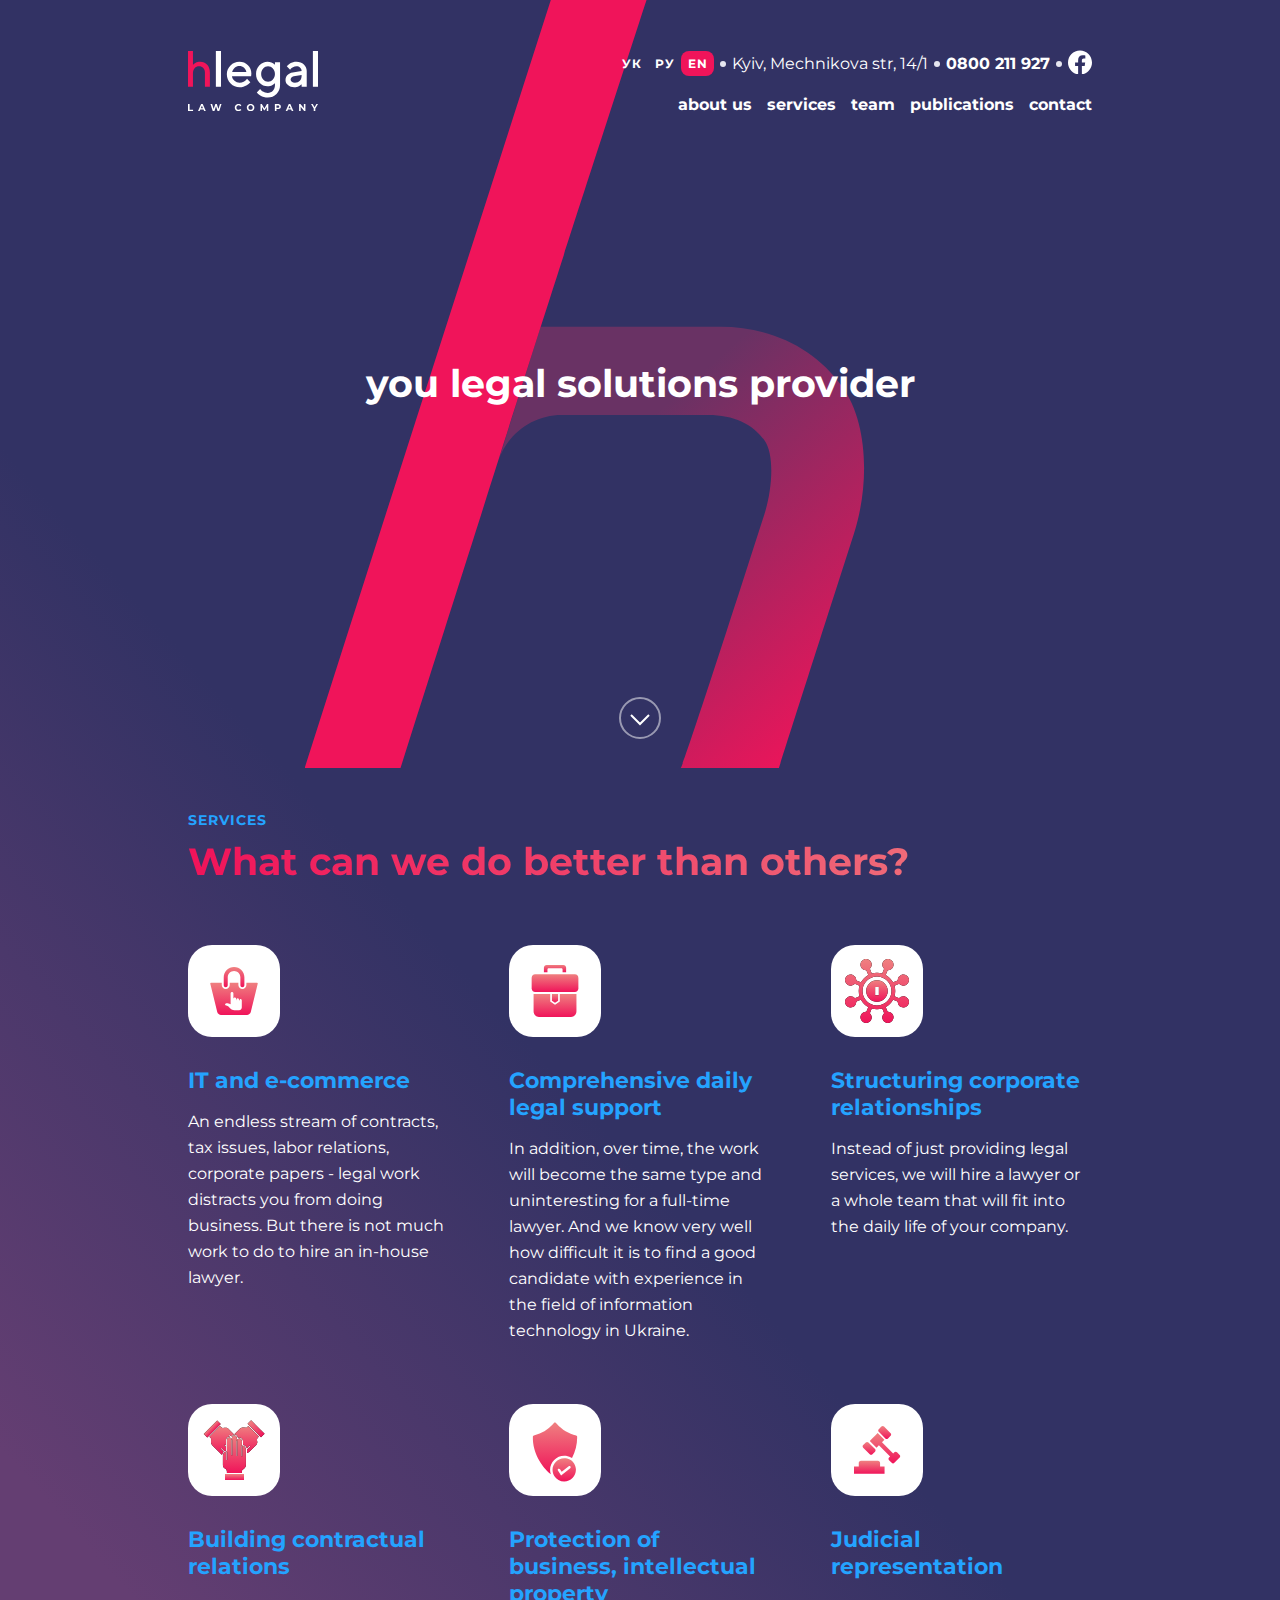
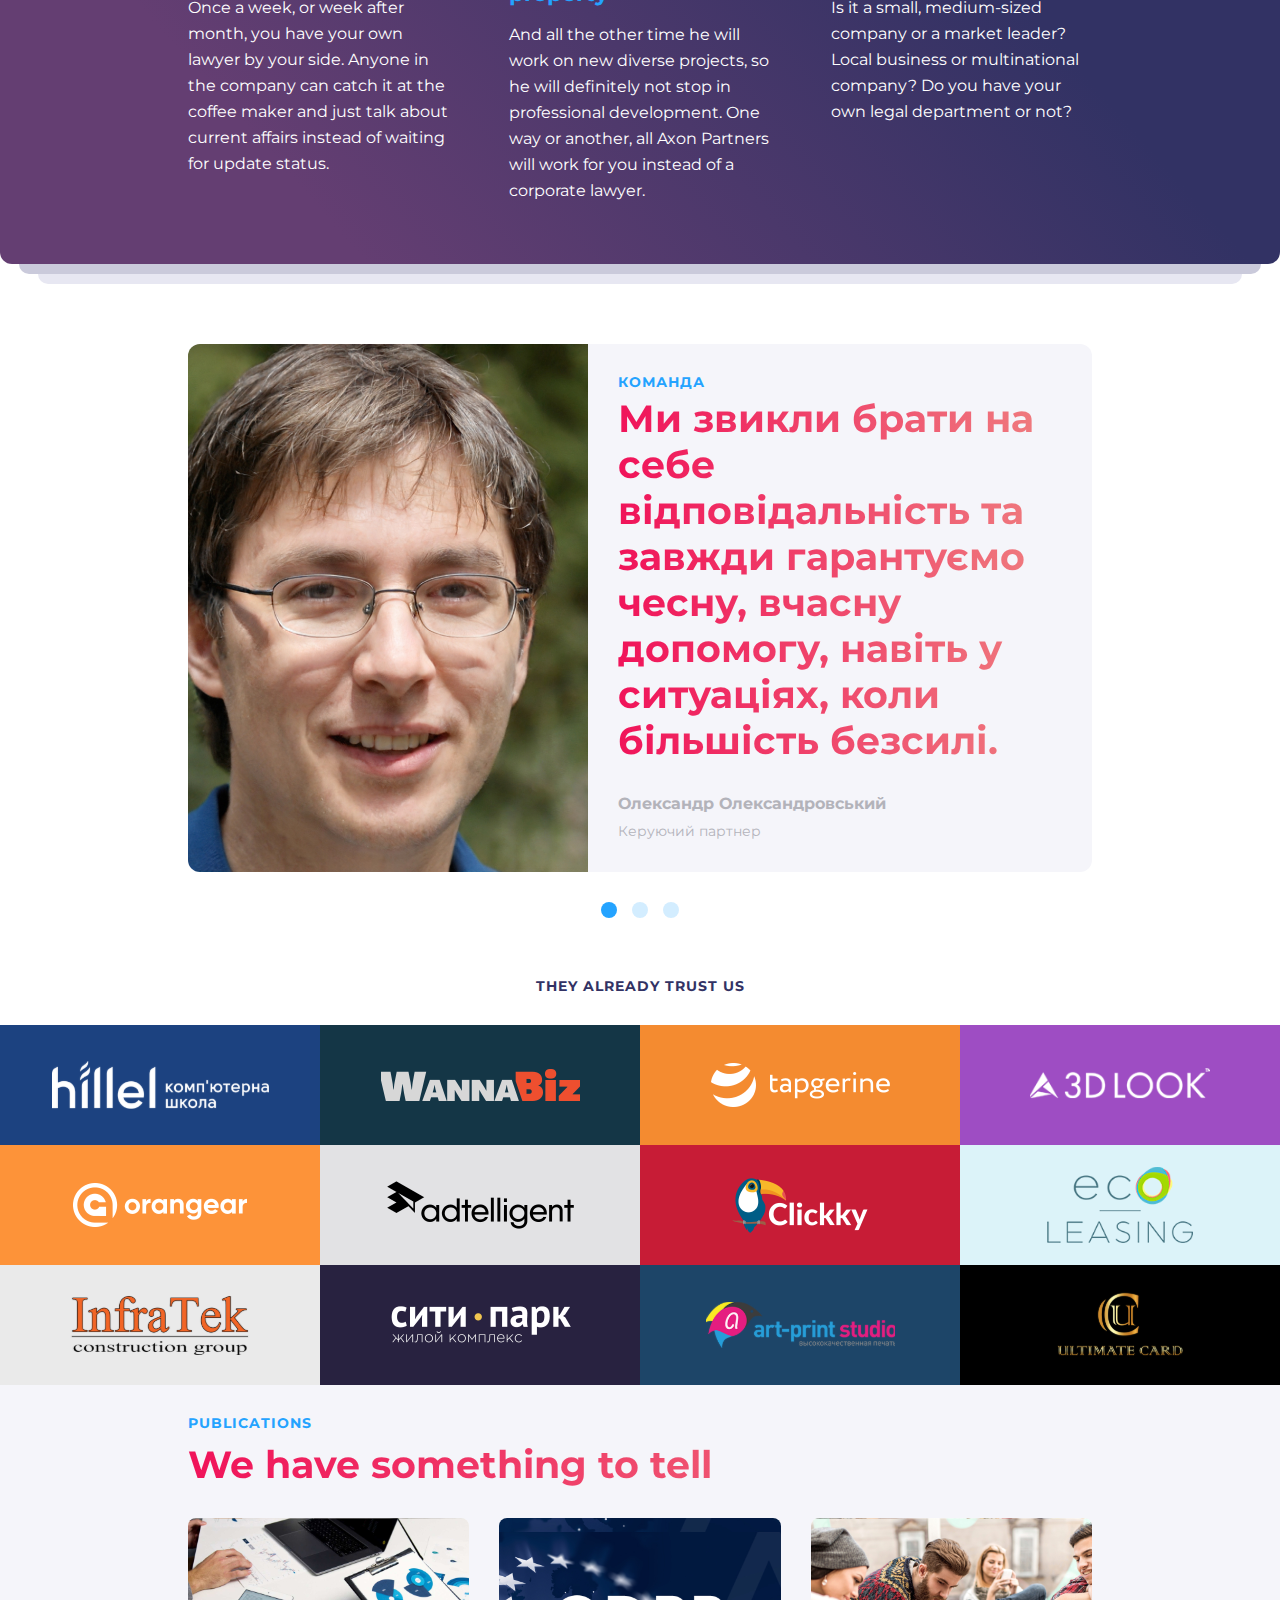
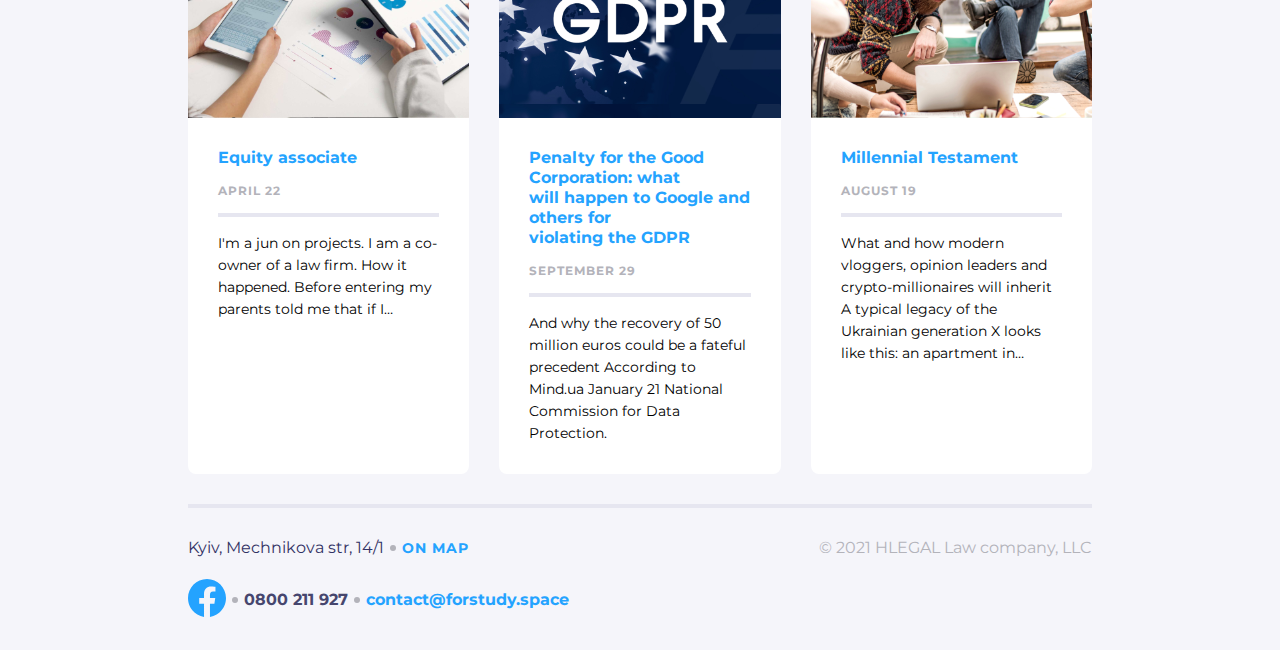
<file: index.html>
<!DOCTYPE html>
<html lang="en">
<head>
    <meta charset="UTF-8">
    <meta http-equiv="X-UA-Compatible" content="IE=edge">
    <meta name="viewport" content="width=device-width, initial-scale=1.0">
    <link rel="stylesheet" href="https://cdnjs.cloudflare.com/ajax/libs/font-awesome/6.2.0/css/all.min.css"
        integrity="sha512-xh6O/CkQoPOWDdYTDqeRdPCVd1SpvCA9XXcUnZS2FmJNp1coAFzvtCN9BmamE+4aHK8yyUHUSCcJHgXloTyT2A=="
        crossorigin="anonymous" referrerpolicy="no-referrer" />
    <link rel="stylesheet" href="css/reset.css">
    <link rel="stylesheet" href="css/style.css">
    <title>Home</title>
</head>
<body>
    <header class="header">
        <div class="fixed-size-container">
            <a class="link" href="index.html">
                <img class="header__logo" src="images/headers/header_logo_main.svg" alt="logo_short">
            </a>
            <div class="header__main-content">
                <div class="header__main-content__contacts">
                    <p class="lang">УК</p>
                    <p class="lang">РУ</p>
                    <p class="lang active">EN</p>
                    <div class="dot"></div>
                    <p class="addres">Kyiv, Mechnikova str, 14/1</p>
                    <div class="dot"></div>
                    <p><a class="phone" href="tel:+0800 211 927">0800 211 927</a></p>
                    <div class="dot"></div>
                    <a href="https://www.facebook.com/" target="_blank" class="header-fb__link">
                        <svg class="fb-icon">
                            <use href="#header-fb"></use>
                        </svg>
                    </a>
                </div>
                <nav class="header__main-content__nav">
                    <ul class="header__main-content__nav__list">
                        <li class="header__main-content__nav__item"><a href="">about us</a></li>
                        <li class="header__main-content__nav__item"><a href="pages/services.html">services</a></li>
                        <li class="header__main-content__nav__item"><a href="">team</a></li>
                        <li class="header__main-content__nav__item"><a href="">publications</a></li>
                        <li class="header__main-content__nav__item fake-a" id="modalButton">contact</li>
                    </ul>
                </nav>
            </div>
        </div>
    </header>
    <header class="header-mobile">
        <div class="header-mobile__bg">
            <div class="fixed-size-container">
                <div class="header-mobile__main-content__contacts">
                    <p class="lang">УК</p>
                    <p class="lang">РУ</p>
                    <p class="lang active">EN</p>
                </div>
                <div class="header-mobile__main-content__contacts">
                    <p><a class="phone" href="tel:+0800 211 927">0800 211 927</a></p>
                </div>
            </div>
        </div>
        <div class="fixed-size-container">
            <img class="header__logo" src="images/headers/header_logo_main.svg" alt="logo_short">
            <img class="header__button" src="images/button_Hamburger.svg" alt="header_button">
        </div>
    </header>
    <div class="wrap">
        <main class="main logo">
            <section class="main__section-first">
                <div class="fixed-size-container">
                    <p class="section-first__moto">you legal solutions provider</p>
                </div>
            </section>
            <section class="main__section-second">
                <div class="fixed-size-container">
                    <button class="accordion-button collapsible">
                        <svg class="tick">
                            <use href="#accordion"></use>
                        </svg>
                    </button>
                    <div class="content">
                        <div class="accordion-collapse">
                            <ul class="section-second__list">
                                <li class="section-second__list__item pink">Consistent</li>
                                <li class="section-second__list__item">Customer oriented</li>
                                <li class="section-second__list__item">Innovative</li>
                                <li class="section-second__list__item">Business oriented</li>
                            </ul>
                            <div class="section-second__description">
                                <h2 class="section-second__description__title">
                                    We turn the idea of legal services
                                </h2>
                                <p class="section-second__description__text">
                                    Consolidating many years of experience and
                                    practice, the company's lawyers accompany complex
                                    projects and achieve a
                                    number of important decisions for the industry.
                                    Many of them form the practice of applying the law of the sea in
                                    Ukraine.
                                </p>
                            </div>
                        </div>
                    </div>
                </div>
            </section>
            <section class="main__section-third">
                <div class="fixed-size-container">
                    <a class="section-third__link" href="pages/services.html">
                        Services <i class="fa-solid fa-chevron-right pointer"></i>
                    </a>
                    <h2 class="section-third__title">
                        What can we do better than others?
                    </h2>
                    <div class="section-third__card-holder">
                        <div class="section-third__card-holder__card">
                            <a class="card__img-lyning" href="pages/services_entry.html">
                                <img class="card__img" src="images/section3_1it.svg" alt="IT and e-commerce">
                            </a>
                            <a href="pages/services_entry.html">
                                <h3 class="card__title">
                                    IT and e-commerce
                                </h3>
                            </a>
                            <p class="card__text">
                                An endless stream of contracts, tax issues, labor relations,
                                corporate papers - legal work distracts you from doing
                                business. But there is not much work to do to hire an in-house lawyer.
                            </p>
                        </div>
                        <div class="section-third__card-holder__card">
                            <a class="card__img-lyning" href="">
                                <img class="card__img" src="images/section3_2legal.svg" alt="Legal support">
                            </a>
                            <a href="">
                                <h3 class="card__title">
                                    Comprehensive daily <br>
                                    legal support
                                </h3>
                            </a>
                            <p class="card__text">
                                In addition, over time, the work will become the same
                                type and uninteresting for a full-time lawyer. And we
                                know very
                                well how difficult it is to find a good candidate
                                with experience in the field of information technology in Ukraine.
                            </p>
                        </div>
                        <div class="section-third__card-holder__card">
                            <a class="card__img-lyning" href="">
                                <img class="card__img" src="images/section3_3relations.svg" alt="Structuring">
                            </a>
                            <a href="">
                                <h3 class="card__title">
                                    Structuring corporate relationships
                                </h3>
                            </a>
                            <p class="card__text">
                                Instead of just providing legal services, we will hire a
                                lawyer or a whole team that will fit into the daily life of
                                your company.
                            </p>
                        </div>
                        <div class="section-third__card-holder__card">
                            <a class="card__img-lyning" href="">
                                <img class="card__img" src="images/section3_4teambild.svg" alt="Structuring">
                            </a>
                            <a href="">
                                <h3 class="card__title">
                                    Building contractual relations
                                </h3>
                            </a>
                            <p class="card__text">
                                Once a week, or week after month, you have your own
                                lawyer by your side. Anyone in the company can catch it at the
                                coffee maker and just talk about current affairs instead
                                of waiting for update status.
                            </p>
                        </div>
                        <div class="section-third__card-holder__card">
                            <a class="card__img-lyning" href="">
                                <img class="card__img" src="images/section3_5property.svg" alt="Structuring">
                            </a>
                            <a href="">
                                <h3 class="card__title">
                                    Protection of business,
                                    intellectual property
                                </h3>
                            </a>
                            <p class="card__text">
                                And all the other time he will work on new diverse projects,
                                so he will definitely not stop in professional development.
                                One way or another, all Axon Partners will work for you instead
                                of a corporate lawyer.
                            </p>
                        </div>
                        <div class="section-third__card-holder__card">
                            <a class="card__img-lyning" href="">
                                <img class="card__img" src="images/section3_6judical.svg" alt="Structuring">
                            </a>
                            <a href="">
                                <h3 class="card__title">
                                    Judicial representation
                                </h3>
                            </a>
                            <p class="card__text">
                                Is it a small, medium-sized company or a market leader?
                                Local business or multinational company? Do you have your own
                                legal department or not?
                            </p>
                        </div>
                    </div>
                </div>
            </section>
        </main>
    </div>
    <aside class="about-team">
       <div class="fixed-size-container swiper mySwiper">
            <div class="swiper-wrapper">
                <div class="section-fourth__team swiper-slide">
                    <div class="section-fourth__photo"></div>
                    <div class="section-fourth__wraper">
                        <a class="section-fourth__link" href="">
                            команда <i class="fa-solid fa-chevron-right pointer"></i>
                        </a>
                        <p class="section-fourth__text">
                            Ми звикли брати на себе <br> відповідальність та завжди гарантуємо
                            чесну, вчасну допомогу, навіть у ситуаціях, коли більшість безсилі.
                        </p>
                        <p class="section-fourth__name">
                            Олександр Олександровський
                        </p>
                        <p class="section-fourth__tittle">
                            Керуючий партнер
                        </p>
                    </div>
                </div>
                <div class="section-fourth__team swiper-slide">
                    <div class="section-fourth__photo"></div>
                    <div class="section-fourth__wraper">
                        <a class="section-fourth__link" href="">
                            команда <i class="fa-solid fa-chevron-right pointer"></i>
                        </a>
                        <p class="section-fourth__text">
                            Ми звикли брати на себе <br> відповідальність та завжди гарантуємо
                            чесну, вчасну допомогу, навіть у ситуаціях, коли більшість безсилі.
                        </p>
                        <p class="section-fourth__name">
                            Олександр Олександровський
                        </p>
                        <p class="section-fourth__tittle">
                            Керуючий партнер
                        </p>
                    </div>
                </div>
                <div class="section-fourth__team swiper-slide">
                    <div class="section-fourth__photo"></div>
                    <div class="section-fourth__wraper">
                        <a class="section-fourth__link" href="">
                            команда <i class="fa-solid fa-chevron-right pointer"></i>
                        </a>
                        <p class="section-fourth__text">
                            Ми звикли брати на себе <br> відповідальність та завжди гарантуємо
                            чесну, вчасну допомогу, навіть у ситуаціях, коли більшість безсилі.
                        </p>
                        <p class="section-fourth__name">
                            Олександр Олександровський
                        </p>
                        <p class="section-fourth__tittle">
                            Керуючий партнер
                        </p>
                    </div>
                </div>
            </div>
            <div class="section-third__dot_holder swiper-pagination">
                <div class="section-third__dot swiper-pagination-bullet"></div>
                <div class="section-third__dot swiper-pagination-bullet"></div>
                <div class="section-third__dot swiper-pagination-bullet"></div>
            </div>
        </div>
    </aside>
    <aside class="partners">
        <h3 class="section-fifth__title">
            They already trust us
        </h3>
        <div class="section-fifth__wraper">
            <a href="" class="section-fifth__partners blue">
                <img src="images/partners/hillel.svg" alt="hillel">
            </a>
            <a href="" class="section-fifth__partners dark">
                <img src="images/partners/wannabiz.svg" alt="wannabiz">
            </a>
            <a href="" class="section-fifth__partners orange">
                <img src="images/partners/tapgerine.svg" alt="tapgerine">
            </a>
            <a href="" class="section-fifth__partners purple">
                <img src="images/partners/3dlook.svg" alt="3dlook">
            </a>
            <a href="" class="section-fifth__partners orange2">
                <img src="images/partners/orangear.svg" alt="torangear">
            </a>
            <a href="" class="section-fifth__partners grey">
                <img src="images/partners/adtelligent.svg" alt="artprint">
            </a>
            <a href="" class="section-fifth__partners red exclude">
                <img src="images/partners/clickky.svg" alt="clickky">
            </a>
            <a href="" class="section-fifth__partners light exclude">
                <img src="images/partners/eco-leasing.svg" alt="eco-leasing">
            </a>
            <a href="" class="section-fifth__partners grey2 exclude">
                <img src="images/partners/ingratek.svg" alt="ingratek">
            </a>
            <a href="" class="section-fifth__partners dark-purple exclude">
                <img src="images/partners/city-par.svg" alt="city-par">
            </a>
            <a href="" class="section-fifth__partners blue2 exclude">
                <img src="images/partners/artprint.svg" alt="artprint">
            </a>
            <a href="" class="section-fifth__partners black exclude">
                <img src="images/partners/ultimatecard.svg" alt="ultimatecard">
            </a>
        </div>
    </aside>
    <footer class="footer">
        <div class="fixed-size-container">
            <a class="footer__link" href="">
                Publications <i class="fa-solid fa-chevron-right pointer"></i>
            </a>
            <h2 class="footer__title">
                We have something to tell
            </h2>
            <div class="footer__wraper">
                <div class="footer__card">
                    <a href="">
                        <div class="footer__card__img publ-1"></div>
                    </a>
                    <a href="">
                        <h3 class="footer__card__title">Equity associate</h3>
                    </a>
                    <h4 class="footer__card__date">April 22</h4>
                    <hr class="footer__card__line">
                    <p class="footer__card__text">
                        I'm a jun on projects. I am a co-owner of
                        a law firm. How it happened. Before entering my
                        parents told me that if I…
                    </p>
                </div>
                <div class="footer__card">
                    <a href="">
                        <div class="footer__card__img publ-2"></div>
                    </a>
                    <a href="">
                        <h3 class="footer__card__title">
                            Penalty for the Good Corporation: what <br> will
                            happen to Google and others for <br> violating the GDPR
                        </h3>
                    </a>
                    <h4 class="footer__card__date">September 29</h4>
                    <hr class="footer__card__line">
                    <p class="footer__card__text">
                        And why the recovery of 50 million euros could
                        be a fateful precedent According to Mind.ua
                        January 21 National
                        Commission for Data Protection.
                    </p>
                </div>
                <div class="footer__card">
                    <a href="">
                        <div class="footer__card__img publ-3"></div>
                    </a>
                    <a href="">
                        <h3 class="footer__card__title">
                            Millennial Testament
                        </h3>
                    </a>
                    <h4 class="footer__card__date">August 19</h4>
                    <hr class="footer__card__line">
                    <p class="footer__card__text wide">
                        What and how modern vloggers, opinion leaders and
                        crypto-millionaires will inherit A typical legacy of the Ukrainian
                        generation X looks like this: an apartment in…
                    </p>
                </div>
            </div>
            <hr class="footer__card__line">
            <div class="footer__underline__wraper">
                <div class="footer__underline__card">
                    <div class="footer__underline__contacts">
                        <p class="addres">Kyiv, Mechnikova str, 14/1</p>
                        <div class="dot exclude"></div>
                        <a class="footer__link map" href="">On map</a>
                    </div>
                    <div class="footer__underline__contacts">
                        <a href="https://www.facebook.com/" target="_blank" class="footer-fb__link">
                            <svg class="footer-fb-icon">
                                <use href="#footer-fb"></use>
                            </svg>
                        </a>
                        <div class="dot exclude"></div>
                        <p><a class="phone" href="tel:+0800 211 927">0800 211 927</a></p>
                        <div class="dot exclude"></div>
                        <p><a class="email" href="mailto:contact@forstudy.space">contact@forstudy.space</a></p>
                    </div>
                </div>
                <p class="footer__underline__card copyright">
                    © 2021 HLEGAL Law company, LLC
                </p>
            </div>
        </div>
    </footer>
    <div class="modal-container" id="modal">
        <div class="popup-container">
            <div class="popup-header">
                <p class="popup-header__text">
                    We would like to help you
                </p>
                <div class="close" id="closePopup">
                    <img src="images/Close.svg" alt="close">
                </div>
            </div>
            <input class="name" type="text" placeholder="Name">
            <textarea class="popup-message" name="" id="" cols="30" rows="10" placeholder="Message"></textarea>
            <p class="popup-question">How to answer you?</p>
            <input class="popup-phone" type="tel" placeholder="Phone number">
            <input class="popup-email" type="email" placeholder="Email">
            <button class="popup-button" type="submit" id="sendButton">Send message</button>
        </div>
    </div>
    <svg class="hide">
        <symbol width="24" height="25" viewBox="0 0 24 25" fill="none" xmlns="http://www.w3.org/2000/svg" id="header-fb">
            <path
                d="M24 12.5733C24 5.90541 18.6274 0.5 12 0.5C5.37258 0.5 0 5.90541 0 12.5733C0 18.5995 4.38823 23.5943 10.125 24.5V16.0633H7.07813V12.5733H10.125V9.91343C10.125 6.88755 11.9165 5.21615 14.6576 5.21615C15.9705 5.21615 17.3438 5.45195 17.3438 5.45195V8.42313H15.8306C14.3399 8.42313 13.875 9.35379 13.875 10.3086V12.5733H17.2031L16.6711 16.0633H13.875V24.5C19.6118 23.5943 24 18.5995 24 12.5733Z"
                fill="currentColor" />
        </symbol>

        <symbol width="38" height="38" viewBox="0 0 38 38" fill="none" xmlns="http://www.w3.org/2000/svg" id="footer-fb">
            <path
                d="M38 19.1161C38 8.55857 29.4934 0 19 0C8.50658 0 0 8.55857 0 19.1161C0 28.6575 6.94803 36.5659 16.0312 38V24.6419H11.207V19.1161H16.0312V14.9046C16.0312 10.1136 18.8678 7.46723 23.2078 7.46723C25.2866 7.46723 27.4609 7.84059 27.4609 7.84059V12.545H25.0651C22.7048 12.545 21.9688 14.0185 21.9688 15.5302V19.1161H27.2383L26.3959 24.6419H21.9688V38C31.052 36.5659 38 28.6575 38 19.1161Z"
                fill="currentColor" />
        </symbol>
        
        <symbol width="42" height="42" viewBox="0 0 42 42" fill="none" xmlns="http://www.w3.org/2000/svg" id="accordion">
            <g clip-path="url(#clip0_22728_11340)">
                <circle opacity="0.5" cx="21" cy="21" r="20" stroke="currentColor" stroke-width="2" />
                <path d="M12 18L21 27L30 18" stroke="currentColor" stroke-width="2" />
            </g>
            <defs>
                <clipPath id="clip0_22728_11340">
                    <rect width="42" height="42" fill="currentColor" />
                </clipPath>
            </defs>
        </symbol>
    </svg>
    <script src="scripts/script.js"></script>
    <!-- Swiper JS -->
    <script src="https://cdn.jsdelivr.net/npm/swiper/swiper-bundle.min.js"></script>
    
    <!-- Initialize Swiper -->
    <script>
        var swiper = new Swiper(".mySwiper", {
            spaceBetween: 30,
            pagination: {
                el: ".swiper-pagination",
                clickable: true,
            },
        });
    </script>

    <script>
        var coll = document.getElementsByClassName("collapsible");
        var i;

        for (i = 0; i < coll.length; i++) {
            coll[i].addEventListener("click", function () {
                this.classList.toggle("active");
                var content = this.nextElementSibling;
                if (content.style.display === "block") {
                    content.style.display = "none";
                } else {
                    content.style.display = "block";
                }
            });
        }
    </script>
</body>
</html>
</file>
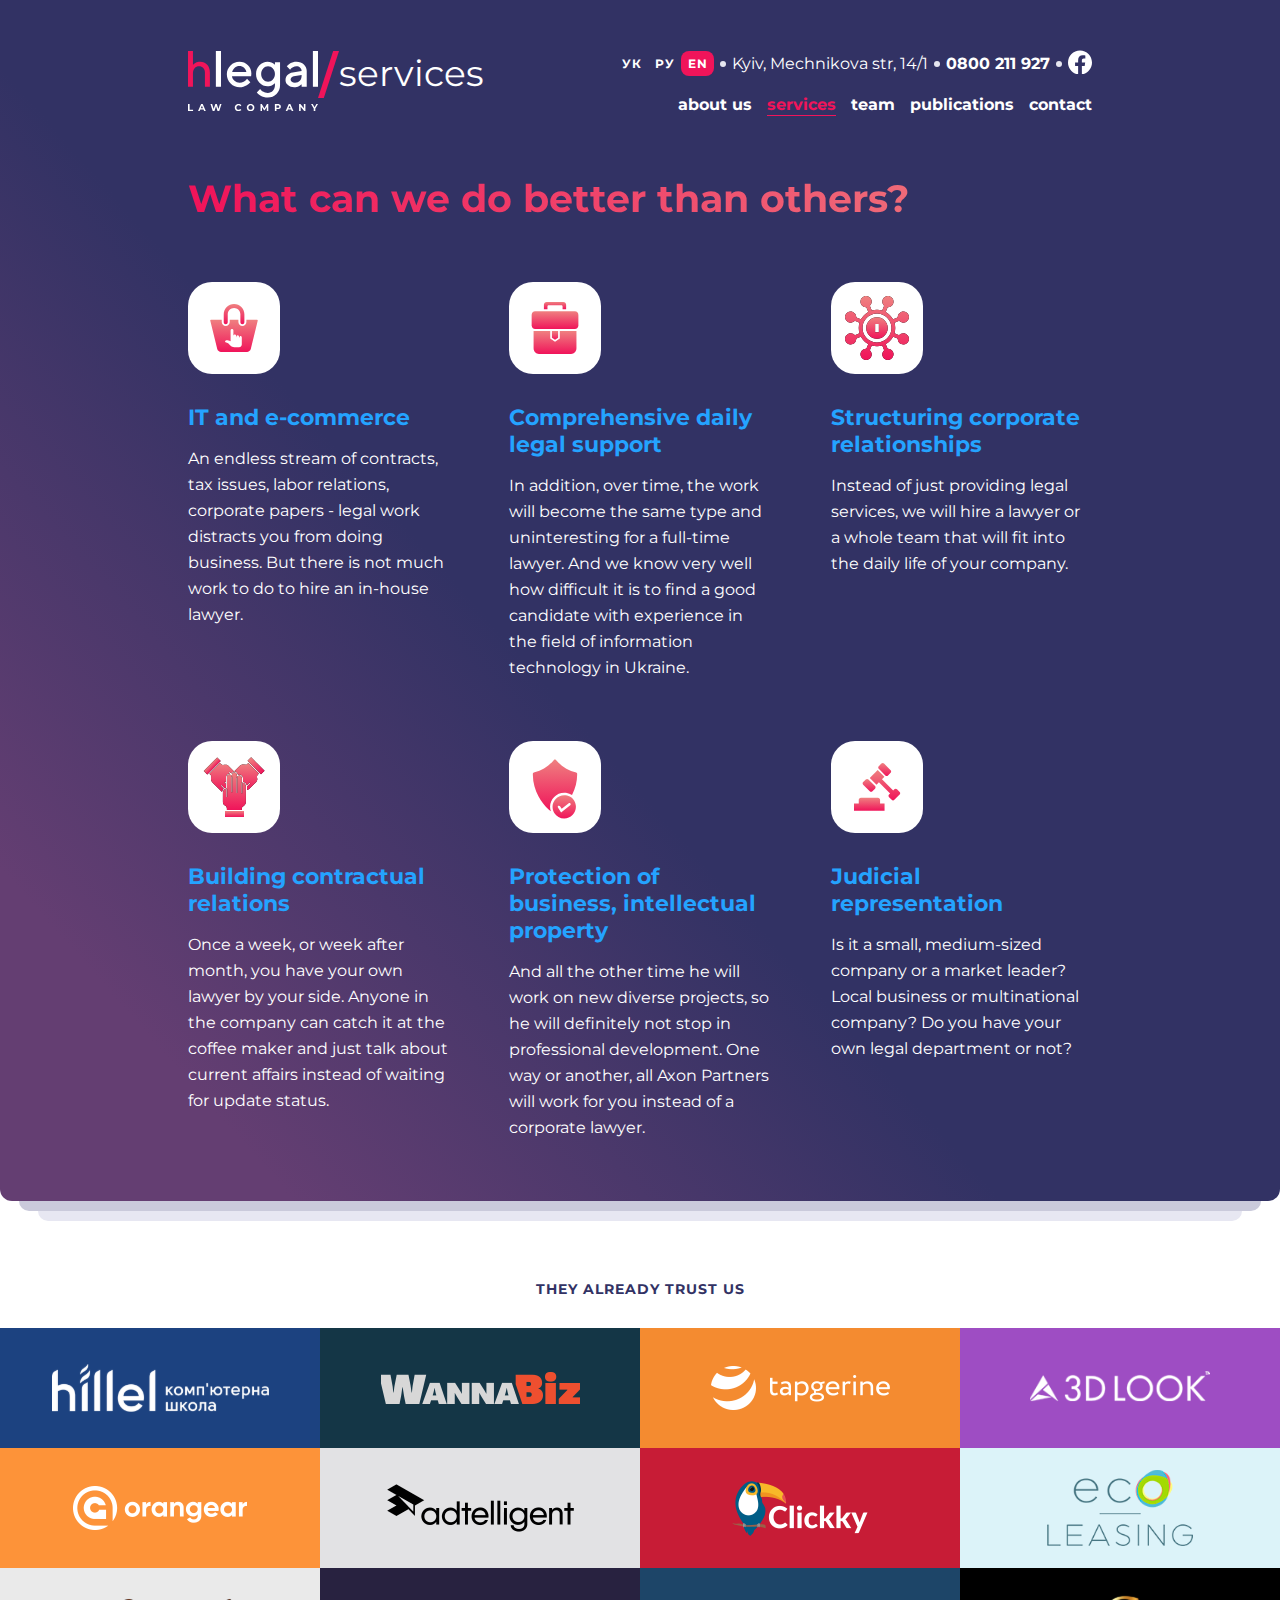
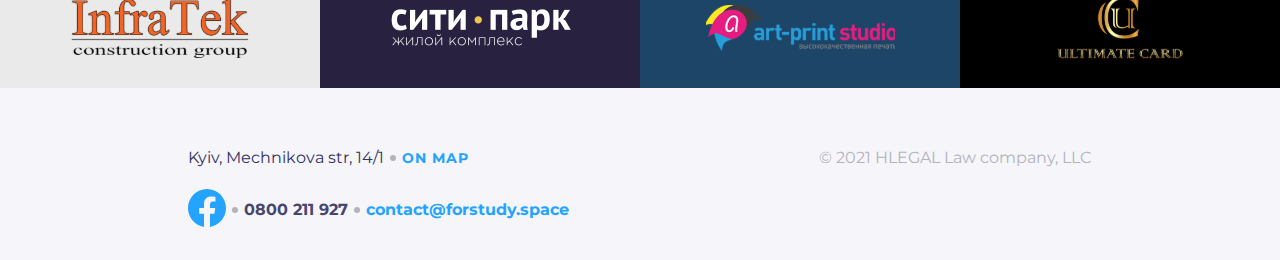
<file: pages/services.html>
<!DOCTYPE html>
<html lang="en">
<head>
    <meta charset="UTF-8">
    <meta http-equiv="X-UA-Compatible" content="IE=edge">
    <meta name="viewport" content="width=device-width, initial-scale=1.0">
    <link rel="stylesheet" href="../css/reset.css">
    <link rel="stylesheet" href="../css/style.css">
    <title>Services</title>
</head>
<body>
    <header class="header">
        <div class="fixed-size-container">
            <div class="header__logo-wrapper">
                <a class="link" href="../index.html">
                    <img class="header__logo" src="../images/headers/header_logo_main.svg" alt="logo_short">
                </a>
                <img class="slash" src="../images/headers/Slash.svg" alt="/">
                <p class="header__page-name">services</p>
            </div>
            <div class="header__main-content">
                <div class="header__main-content__contacts">
                    <p class="lang">УК</p>
                    <p class="lang">РУ</p>
                    <p class="lang active">EN</p>
                    <div class="dot"></div>
                    <p class="addres">Kyiv, Mechnikova str, 14/1</p>
                    <div class="dot"></div>
                    <p><a class="phone" href="tel:+0800 211 927">0800 211 927</a></p>
                    <div class="dot"></div>
                    <a href="https://www.facebook.com/" target="_blank" class="header-fb__link">
                        <svg class="fb-icon">
                            <use href="#header-fb"></use>
                        </svg>
                    </a>
                </div>
                <nav class="header__main-content__nav">
                    <ul class="header__main-content__nav__list">
                        <li class="header__main-content__nav__item"><a href="">about us</a></li>
                        <li class="header__main-content__nav__item active"><a href="">services</a></li>
                        <li class="header__main-content__nav__item"><a href="">team</a></li>
                        <li class="header__main-content__nav__item"><a href="">publications</a></li>
                        <li class="header__main-content__nav__item fake-a" id="modalButton">contact</li>
                    </ul>
                </nav>
            </div>
        </div>
    </header>
    <header class="header-mobile">
        <div class="header-mobile__bg">
            <div class="fixed-size-container">
                <div class="header-mobile__main-content__contacts">
                    <p class="lang">УК</p>
                    <p class="lang">РУ</p>
                    <p class="lang active">EN</p>
                </div>
                <div class="header-mobile__main-content__contacts">
                    <p><a class="phone" href="tel:+0800 211 927">0800 211 927</a></p>
                </div>
            </div>
        </div>
        <div class="fixed-size-container">
        <div class="header__logo-wrapper">
            <a class="link" href="../index.html">
                <img class="header__logo" src="../images/headers/header_logo_main.svg" alt="logo_short">
            </a>
            <img class="slash" src="../images/headers/Slash.svg" alt="/">
            <p class="header__page-name">services</p>
        </div>
            <img class="header__button" src="../images/button_Hamburger.svg" alt="header_button">
        </div>
    </header>
    <div class="wrap">
        <main class="main service">
            <section class="main__section-third service">
                <div class="fixed-size-container">
                    <h2 class="section-third__title">
                        What can we do better than others?
                    </h2>
                    <div class="section-third__card-holder">
                        <div class="section-third__card-holder__card">
                            <a class="card__img-lyning" href="services_entry.html">
                                <img class="card__img" src="../images/section3_1it.svg" alt="IT and e-commerce">
                            </a>
                            <a href="services_entry.html">
                                <h3 class="card__title">
                                    IT and e-commerce
                                </h3>
                            </a>
                            <p class="card__text">
                                An endless stream of contracts, tax issues, labor relations,
                                corporate papers - legal work distracts you from doing
                                business. But there is not much work to do to hire an in-house lawyer.
                            </p>
                        </div>
                        <div class="section-third__card-holder__card">
                            <a class="card__img-lyning" href="">
                                <img class="card__img" src="../images/section3_2legal.svg" alt="Legal support">
                            </a>
                            <a href="">
                                <h3 class="card__title">
                                    Comprehensive daily <br>
                                    legal support
                                </h3>
                            </a>
                            <p class="card__text">
                                In addition, over time, the work will become the same
                                type and uninteresting for a full-time lawyer. And we
                                know very
                                well how difficult it is to find a good candidate
                                with experience in the field of information technology in Ukraine.
                            </p>
                        </div>
                        <div class="section-third__card-holder__card">
                            <a class="card__img-lyning" href="">
                                <img class="card__img" src="../images/section3_3relations.svg" alt="Structuring">
                            </a>
                            <a href="">
                                <h3 class="card__title">
                                    Structuring corporate relationships
                                </h3>
                            </a>
                            <p class="card__text">
                                Instead of just providing legal services, we will hire a
                                lawyer or a whole team that will fit into the daily life of
                                your company.
                            </p>
                        </div>
                        <div class="section-third__card-holder__card">
                            <a class="card__img-lyning" href="">
                                <img class="card__img" src="../images/section3_4teambild.svg" alt="Structuring">
                            </a>
                            <a href="">
                                <h3 class="card__title">
                                    Building contractual relations
                                </h3>
                            </a>
                            <p class="card__text">
                                Once a week, or week after month, you have your own
                                lawyer by your side. Anyone in the company can catch it at the
                                coffee maker and just talk about current affairs instead
                                of waiting for update status.
                            </p>
                        </div>
                        <div class="section-third__card-holder__card">
                            <a class="card__img-lyning" href="">
                                <img class="card__img" src="../images/section3_5property.svg" alt="Structuring">
                            </a>
                            <a href="">
                                <h3 class="card__title">
                                    Protection of business,
                                    intellectual property
                                </h3>
                            </a>
                            <p class="card__text">
                                And all the other time he will work on new diverse projects,
                                so he will definitely not stop in professional development.
                                One way or another, all Axon Partners will work for you instead
                                of a corporate lawyer.
                            </p>
                        </div>
                        <div class="section-third__card-holder__card">
                            <a class="card__img-lyning" href="">
                                <img class="card__img" src="../images/section3_6judical.svg" alt="Structuring">
                            </a>
                            <a href="">
                                <h3 class="card__title">
                                    Judicial representation
                                </h3>
                            </a>
                            <p class="card__text">
                                Is it a small, medium-sized company or a market leader?
                                Local business or multinational company? Do you have your own
                                legal department or not?
                            </p>
                        </div>
                    </div>
                </div>
            </section>
        </main>
    </div>
    <aside class="partners">
        <h3 class="section-fifth__title">
            They already trust us
        </h3>
        <div class="section-fifth__wraper">
            <a href="" class="section-fifth__partners blue">
                <img src="../images/partners/hillel.svg" alt="hillel">
            </a>
            <a href="" class="section-fifth__partners dark">
                <img src="../images/partners/wannabiz.svg" alt="wannabiz">
            </a>
            <a href="" class="section-fifth__partners orange">
                <img src="../images/partners/tapgerine.svg" alt="tapgerine">
            </a>
            <a href="" class="section-fifth__partners purple">
                <img src="../images/partners/3dlook.svg" alt="3dlook">
            </a>
            <a href="" class="section-fifth__partners orange2">
                <img src="../images/partners/orangear.svg" alt="torangear">
            </a>
            <a href="" class="section-fifth__partners grey">
                <img src="../images/partners/adtelligent.svg" alt="artprint">
            </a>
            <a href="" class="section-fifth__partners red exclude">
                <img src="../images/partners/clickky.svg" alt="clickky">
            </a>
            <a href="" class="section-fifth__partners light exclude">
                <img src="../images/partners/eco-leasing.svg" alt="eco-leasing">
            </a>
            <a href="" class="section-fifth__partners grey2 exclude">
                <img src="../images/partners/ingratek.svg" alt="ingratek">
            </a>
            <a href="" class="section-fifth__partners dark-purple exclude">
                <img src="../images/partners/city-par.svg" alt="city-par">
            </a>
            <a href="" class="section-fifth__partners blue2 exclude">
                <img src="../images/partners/artprint.svg" alt="artprint">
            </a>
            <a href="" class="section-fifth__partners black exclude">
                <img src="../images/partners/ultimatecard.svg" alt="ultimatecard">
            </a>
        </div>
    </aside>
    <footer class="footer">
        <div class="fixed-size-container">
            <div class="footer__underline__wraper">
                <div class="footer__underline__card">
                    <div class="footer__underline__contacts">
                        <p class="addres">Kyiv, Mechnikova str, 14/1</p>
                        <div class="dot exclude"></div>
                        <a class="footer__link map" href="">On map</a>
                    </div>
                    <div class="footer__underline__contacts">
                        <a href="https://www.facebook.com/" target="_blank" class="footer-fb__link">
                            <svg class="footer-fb-icon">
                                <use href="#footer-fb"></use>
                            </svg>
                        </a>
                        <div class="dot exclude"></div>
                        <p><a class="phone" href="tel:+0800 211 927">0800 211 927</a></p>
                        <div class="dot exclude"></div>
                        <p><a class="email" href="mailto:contact@forstudy.space">contact@forstudy.space</a></p>
                    </div>
                </div>
                <p class="footer__underline__card copyright">
                    © 2021 HLEGAL Law company, LLC
                </p>
            </div>
        </div>
    </footer>
    <div class="modal-container" id="modal">
        <div class="popup-container">
            <div class="popup-header">
                <p class="popup-header__text">
                    We would like to help you
                </p>
                <div class="close" id="closePopup">
                    <img src="../images/Close.svg" alt="close">
                </div>
            </div>
            <input class="name" type="text" placeholder="Name">
            <textarea class="popup-message" name="" id="" cols="30" rows="10" placeholder="Message"></textarea>
            <p class="popup-question">How to answer you?</p>
            <input class="popup-phone" type="tel" placeholder="Phone number">
            <input class="popup-email" type="email" placeholder="Email">
            <button class="popup-button" type="submit" id="sendButton">Send message</button>
        </div>
    </div>
    <svg class="hide">
        <symbol width="24" height="25" viewBox="0 0 24 25" fill="none" xmlns="http://www.w3.org/2000/svg" id="header-fb">
            <path
                d="M24 12.5733C24 5.90541 18.6274 0.5 12 0.5C5.37258 0.5 0 5.90541 0 12.5733C0 18.5995 4.38823 23.5943 10.125 24.5V16.0633H7.07813V12.5733H10.125V9.91343C10.125 6.88755 11.9165 5.21615 14.6576 5.21615C15.9705 5.21615 17.3438 5.45195 17.3438 5.45195V8.42313H15.8306C14.3399 8.42313 13.875 9.35379 13.875 10.3086V12.5733H17.2031L16.6711 16.0633H13.875V24.5C19.6118 23.5943 24 18.5995 24 12.5733Z"
                fill="currentColor" />
        </symbol>
    
        <symbol width="38" height="38" viewBox="0 0 38 38" fill="none" xmlns="http://www.w3.org/2000/svg" id="footer-fb">
            <path
                d="M38 19.1161C38 8.55857 29.4934 0 19 0C8.50658 0 0 8.55857 0 19.1161C0 28.6575 6.94803 36.5659 16.0312 38V24.6419H11.207V19.1161H16.0312V14.9046C16.0312 10.1136 18.8678 7.46723 23.2078 7.46723C25.2866 7.46723 27.4609 7.84059 27.4609 7.84059V12.545H25.0651C22.7048 12.545 21.9688 14.0185 21.9688 15.5302V19.1161H27.2383L26.3959 24.6419H21.9688V38C31.052 36.5659 38 28.6575 38 19.1161Z"
                fill="currentColor" />
        </symbol>
    </svg>
    <script src="../scripts/script.js"></script>
</body>
</html>
</file>
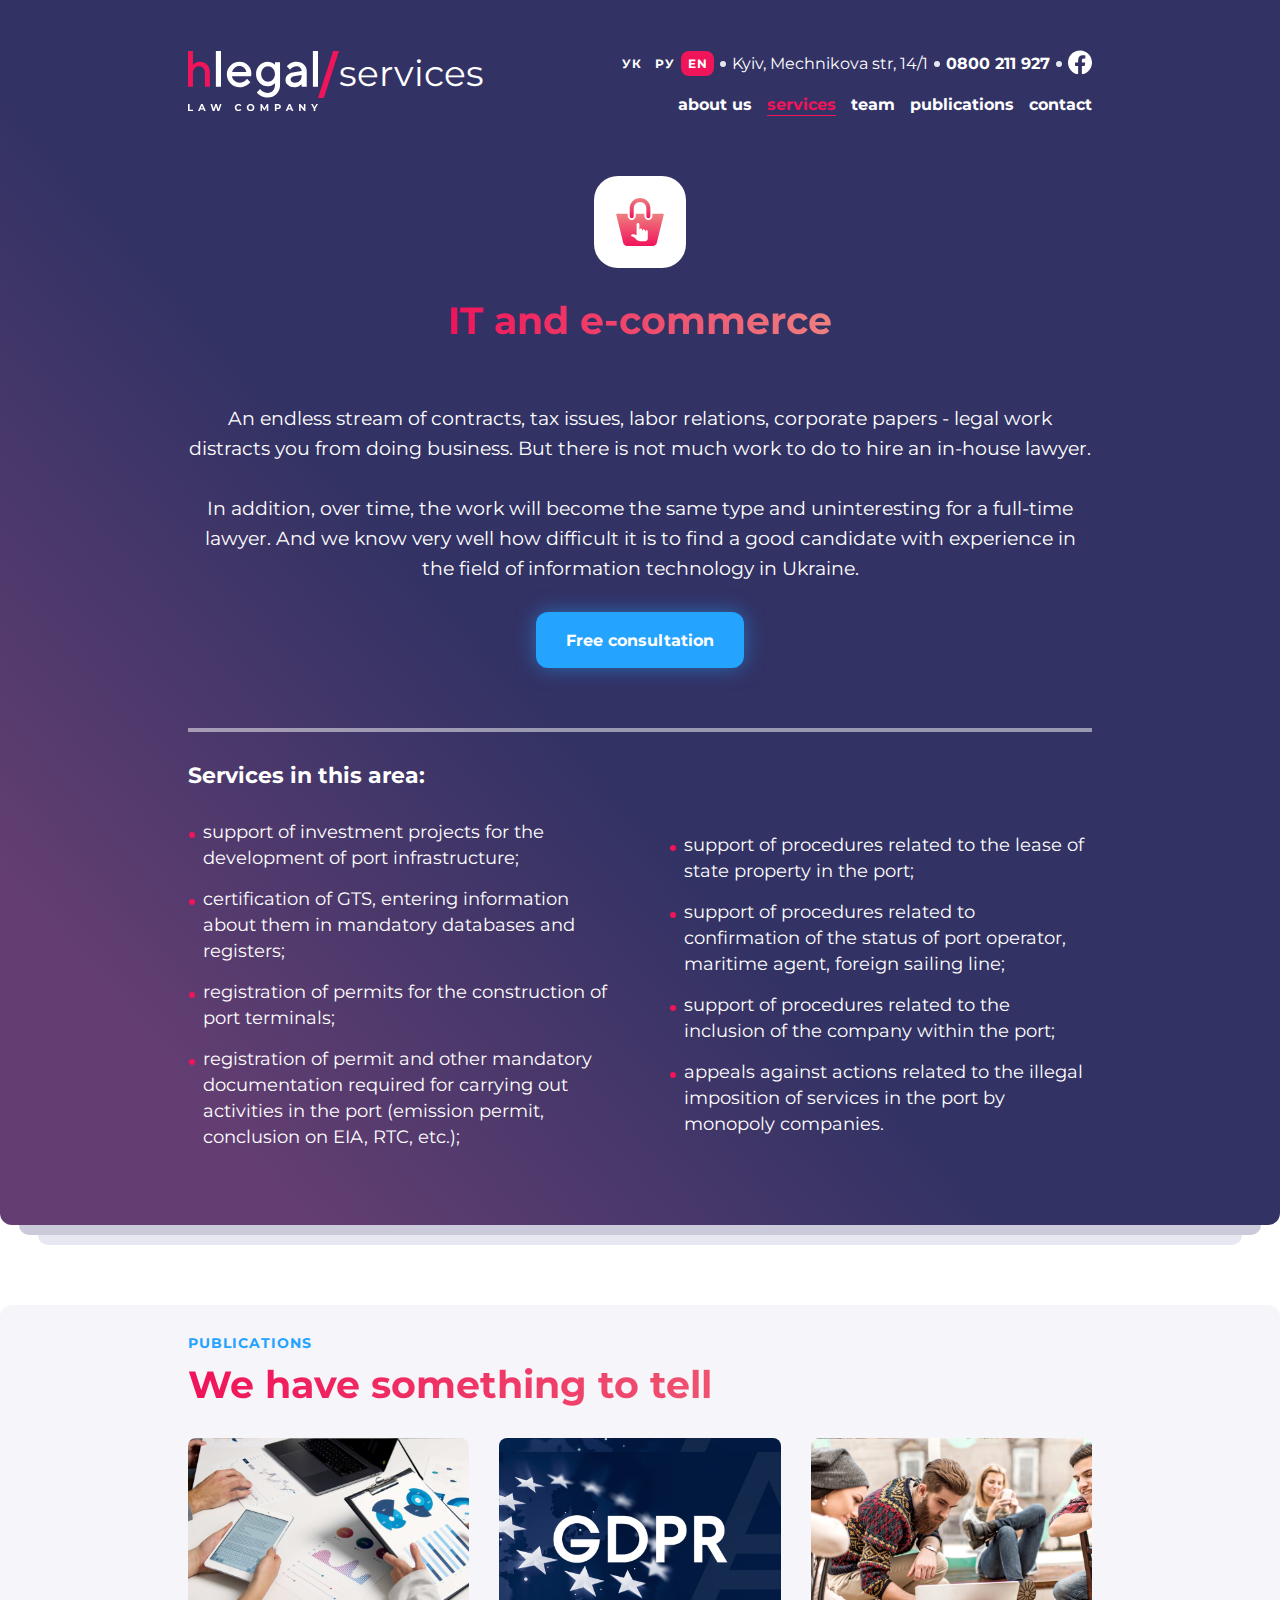
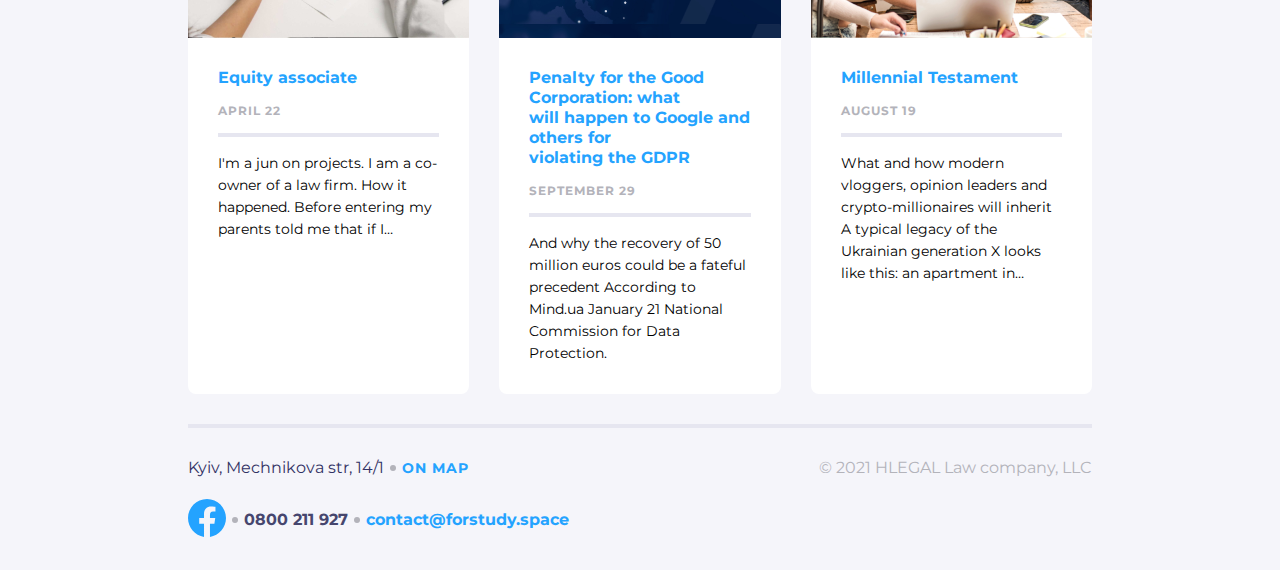
<file: pages/services_entry.html>
<!DOCTYPE html>
<html lang="en">
<head>
    <meta charset="UTF-8">
    <meta http-equiv="X-UA-Compatible" content="IE=edge">
    <meta name="viewport" content="width=device-width, initial-scale=1.0">
    <link rel="stylesheet" href="https://cdnjs.cloudflare.com/ajax/libs/font-awesome/6.2.0/css/all.min.css"
        integrity="sha512-xh6O/CkQoPOWDdYTDqeRdPCVd1SpvCA9XXcUnZS2FmJNp1coAFzvtCN9BmamE+4aHK8yyUHUSCcJHgXloTyT2A=="
        crossorigin="anonymous" referrerpolicy="no-referrer" />
    <link rel="stylesheet" href="../css/reset.css">
    <link rel="stylesheet" href="../css/style.css">
    <title>Service entry page</title>
</head>
<body>
    <header class="header">
        <div class="fixed-size-container">
            <div class="header__logo-wrapper">
                <a class="link" href="../index.html">
                    <img class="header__logo" src="../images/headers/header_logo_main.svg" alt="logo_short">
                </a>
                <img class="slash" src="../images/headers/Slash.svg" alt="/">
                <p class="header__page-name">services</p>
            </div>
            <div class="header__main-content">
                <div class="header__main-content__contacts">
                    <p class="lang">УК</p>
                    <p class="lang">РУ</p>
                    <p class="lang active">EN</p>
                    <div class="dot"></div>
                    <p class="addres">Kyiv, Mechnikova str, 14/1</p>
                    <div class="dot"></div>
                    <p><a class="phone" href="tel:+0800 211 927">0800 211 927</a></p>
                    <div class="dot"></div>
                    <a href="https://www.facebook.com/" target="_blank" class="header-fb__link">
                        <svg class="fb-icon">
                            <use href="#header-fb"></use>
                        </svg>
                    </a>
                </div>
                <nav class="header__main-content__nav">
                    <ul class="header__main-content__nav__list">
                        <li class="header__main-content__nav__item"><a href="">about us</a></li>
                        <li class="header__main-content__nav__item active"><a href="services.html">services</a></li>
                        <li class="header__main-content__nav__item"><a href="">team</a></li>
                        <li class="header__main-content__nav__item"><a href="">publications</a></li>
                        <li class="header__main-content__nav__item fake-a" id="modalButton">contact</li>
                    </ul>
                </nav>
            </div>
        </div>
    </header>
    <header class="header-mobile">
        <div class="header-mobile__bg">
            <div class="fixed-size-container">
                <div class="header-mobile__main-content__contacts">
                    <p class="lang">УК</p>
                    <p class="lang">РУ</p>
                    <p class="lang active">EN</p>
                </div>
                <div class="header-mobile__main-content__contacts">
                    <p><a class="phone" href="tel:+0800 211 927">0800 211 927</a></p>
                </div>
            </div>
        </div>
        <div class="fixed-size-container">
            <div class="header__logo-wrapper">
                <a class="link" href="../index.html">
                    <img class="header__logo" src="../images/headers/header_logo_main.svg" alt="logo_short">
                </a>
                <img class="slash" src="../images/headers/Slash.svg" alt="/">
                <p class="header__page-name">services</p>
            </div>
            <img class="header__button" src="../images/button_Hamburger.svg" alt="header_button">
        </div>
    </header>
    <div class="wrap service">
        <main class="main service">
            <section class="main__section-third service">
                <div class="fixed-size-container-small">
                    <div class="main__info">
                        <div class="card__img-lyning">
                            <img class="card__img" src="../images/section3_1it.svg" alt="IT and e-commerce">
                        </div>
                        <h2 class="section-third__title">
                            IT and e-commerce
                        </h2>
                        <p class="main_info_text">
                            An endless stream of contracts, tax issues, labor relations, corporate
                            papers - legal work distracts you from doing
                            business. But there is not much work to do to hire an in-house lawyer.
                            <br>
                            <br>
                            In addition, over time, the work will become the same type and uninteresting
                            for a full-time lawyer. And we know very
                            well how difficult it is to find a good candidate with experience in the field
                            of information technology in Ukraine.
                        </p>
                        <button class="service_button" id="modalConsult">Free consultation</button>
                    </div>
                    <div class="main__list">
                        <h3 class="main__list__title">Services in this area:</h3>
                        <div class="main__list__container">
                            <ul class="main__list__items">
                                <li class="items">
                                    support of investment projects for the development
                                    of port infrastructure;
                                </li>
                                <li class="items">
                                    certification of GTS, entering information
                                    about them in mandatory databases and registers;
                                </li>
                                <li class="items">
                                    registration of permits for the construction of port terminals;
                                </li>
                                <li class="items">
                                    registration of permit and other mandatory documentation required for
                                    carrying out activities in the port (emission
                                    permit, conclusion on EIA, RTC, etc.);
                                </li>
                            </ul>
                            <ul class="main__list__items">
                                <li class="items">
                                    support of procedures related to the lease
                                    of state property in the port;
                                </li>
                                <li class="items">
                                    support of procedures related to confirmation of the
                                    status of port operator, maritime agent, foreign sailing line;
                                </li>
                                <li class="items">
                                    support of procedures related to the inclusion of
                                    the company within the port;
                                </li>
                                <li class="items">
                                    appeals against actions related to the illegal
                                    imposition of services in the port by monopoly companies.
                                </li>
                            </ul>
                        </div>
                    </div>
                </div>
            </section>
        </main>
    </div>
    <footer class="footer service">
        <div class="fixed-size-container">
            <a class="footer__link" href="">
                Publications <i class="fa-solid fa-chevron-right pointer"></i>
            </a>
            <h2 class="footer__title">
                We have something to tell
            </h2>
            <div class="footer__wraper">
                <div class="footer__card">
                    <a href="">
                        <div class="footer__card__img publ-1"></div>
                    </a>
                    <a href="">
                        <h3 class="footer__card__title">Equity associate</h3>
                    </a>
                    <h4 class="footer__card__date">April 22</h4>
                    <hr class="footer__card__line">
                    <p class="footer__card__text">
                        I'm a jun on projects. I am a co-owner of
                        a law firm. How it happened. Before entering my
                        parents told me that if I…
                    </p>
                </div>
                <div class="footer__card">
                    <a href="">
                        <div class="footer__card__img publ-2"></div>
                    </a>
                    <a href="">
                        <h3 class="footer__card__title">
                            Penalty for the Good Corporation: what <br> will
                            happen to Google and others for <br> violating the GDPR
                        </h3>
                    </a>
                    <h4 class="footer__card__date">September 29</h4>
                    <hr class="footer__card__line">
                    <p class="footer__card__text">
                        And why the recovery of 50 million euros could
                        be a fateful precedent According to Mind.ua
                        January 21 National
                        Commission for Data Protection.
                    </p>
                </div>
                <div class="footer__card">
                    <a href="">
                        <div class="footer__card__img publ-3"></div>
                    </a>
                    <a href="">
                        <h3 class="footer__card__title">
                            Millennial Testament
                        </h3>
                    </a>
                    <h4 class="footer__card__date">August 19</h4>
                    <hr class="footer__card__line">
                    <p class="footer__card__text wide">
                        What and how modern vloggers, opinion leaders and
                        crypto-millionaires will inherit A typical legacy of the Ukrainian
                        generation X looks like this: an apartment in…
                    </p>
                </div>
            </div>
            <hr class="footer__card__line">
            <div class="footer__underline__wraper">
                <div class="footer__underline__card">
                    <div class="footer__underline__contacts">
                        <p class="addres">Kyiv, Mechnikova str, 14/1</p>
                        <div class="dot exclude"></div>
                        <a class="footer__link map" href="">On map</a>
                    </div>
                    <div class="footer__underline__contacts">
                        <a href="https://www.facebook.com/" target="_blank" class="footer-fb__link">
                            <svg class="footer-fb-icon">
                                <use href="#footer-fb"></use>
                            </svg>
                        </a>
                        <div class="dot exclude"></div>
                        <p><a class="phone" href="tel:+0800 211 927">0800 211 927</a></p>
                        <div class="dot exclude"></div>
                        <p><a class="email" href="mailto:contact@forstudy.space">contact@forstudy.space</a></p>
                    </div>
                </div>
                <p class="footer__underline__card copyright">
                    © 2021 HLEGAL Law company, LLC
                </p>
            </div>
        </div>
    </footer>
    <div class="modal-container" id="modal">
        <div class="popup-container">
            <div class="popup-header">
                <p class="popup-header__text">
                    We would like to help you
                </p>
                <div class="close" id="closePopup">
                    <img src="../images/Close.svg" alt="close">
                </div>
            </div>
            <input class="name" type="text" placeholder="Name">
            <textarea class="popup-message" name="" id="" cols="30" rows="10" placeholder="Message"></textarea>
            <p class="popup-question">How to answer you?</p>
            <input class="popup-phone" type="tel" placeholder="Phone number">
            <input class="popup-email" type="email" placeholder="Email">
            <button class="popup-button" type="submit" id="sendButton">Send message</button>
        </div>
    </div>
        <svg class="hide">
            <symbol width="24" height="25" viewBox="0 0 24 25" fill="none" xmlns="http://www.w3.org/2000/svg" id="header-fb">
                <path
                    d="M24 12.5733C24 5.90541 18.6274 0.5 12 0.5C5.37258 0.5 0 5.90541 0 12.5733C0 18.5995 4.38823 23.5943 10.125 24.5V16.0633H7.07813V12.5733H10.125V9.91343C10.125 6.88755 11.9165 5.21615 14.6576 5.21615C15.9705 5.21615 17.3438 5.45195 17.3438 5.45195V8.42313H15.8306C14.3399 8.42313 13.875 9.35379 13.875 10.3086V12.5733H17.2031L16.6711 16.0633H13.875V24.5C19.6118 23.5943 24 18.5995 24 12.5733Z"
                    fill="currentColor" />
            </symbol>
        
            <symbol width="38" height="38" viewBox="0 0 38 38" fill="none" xmlns="http://www.w3.org/2000/svg" id="footer-fb">
                <path
                    d="M38 19.1161C38 8.55857 29.4934 0 19 0C8.50658 0 0 8.55857 0 19.1161C0 28.6575 6.94803 36.5659 16.0312 38V24.6419H11.207V19.1161H16.0312V14.9046C16.0312 10.1136 18.8678 7.46723 23.2078 7.46723C25.2866 7.46723 27.4609 7.84059 27.4609 7.84059V12.545H25.0651C22.7048 12.545 21.9688 14.0185 21.9688 15.5302V19.1161H27.2383L26.3959 24.6419H21.9688V38C31.052 36.5659 38 28.6575 38 19.1161Z"
                    fill="currentColor" />
            </symbol>
        </svg>
    <script src="../scripts/script.js"></script>
</body>
</html>
</file>
<file: css/style.css>
@font-face {
  font-family: "Montserrat-Regular";
  src: url(../fonts/Montserrat-Regular.ttf);
}
@font-face {
  font-family: "Montserrat-Bold";
  src: url(../fonts/Montserrat-Bold.ttf);
}
.popup-header__text, .footer__title, .section-fourth__text, .section-third__title, .section-second__list__item, .section-first__moto {
  font-family: "Montserrat-Bold";
  font-size: 38px;
  line-height: 46px;
}

.section-second__description__title {
  font-family: "Montserrat-Bold";
  font-size: 30px;
  line-height: 37px;
}

.main__list__title, .card__title {
  font-family: "Montserrat-Bold";
  font-size: 22px;
  line-height: 27px;
}

.name,
.popup-phone,
.popup-email,
.popup-message, .card__text {
  font-family: "Montserrat-Regular";
  font-size: 16px;
  line-height: 26px;
}

.close, .modal-container, .section-fifth__partners, .section-third__dot_holder, .card__img-lyning, .accordion-collapse, .lang, .main__info {
  display: flex;
  justify-content: center;
  align-items: center;
}

.popup-header, .main__list__container, .footer__underline__wraper, .footer__wraper, .section-third__card-holder, .header .fixed-size-container,
.header-mobile .fixed-size-container,
.header-mobile__main-content__contacts,
.header__main-content__contacts {
  display: flex;
  justify-content: space-between;
  align-items: center;
}

.header__main-content__nav__list {
  display: flex;
  justify-content: flex-end;
  align-items: center;
}

.footer__underline__contacts, .footer__underline__card, .section-fourth__team, .header__logo-wrapper {
  display: flex;
  justify-content: flex-start;
  align-items: center;
}

.popup-header__text, .footer__title, .section-fourth__text, .section-third__title {
  background: linear-gradient(90.13deg, #F0145A 0.84%, #EF8080 99.96%);
  background-clip: text;
  -webkit-background-clip: text;
  color: transparent;
}

.section-second__list__item.pink {
  background-image: linear-gradient(90.13deg, #EF8080 0.84%, #F0145A 99.96%);
  background-clip: text;
  -webkit-background-clip: text;
  color: transparent;
}

* {
  box-sizing: border-box;
}

a {
  text-decoration: none;
}

.header,
.header-mobile {
  padding-top: 50px;
  background-color: rgba(0, 0, 0, 0);
  position: absolute;
  top: 0;
  width: 100%;
}

.header-mobile {
  display: none;
}

.link {
  display: block;
}
.link:active {
  transform: scale(0.98);
}

.main {
  background: linear-gradient(228.57deg, #323264 11.93%, #323264 57.17%, #643E72 87.46%);
  border-radius: 0px 0px 12px 12px;
}

.main::after {
  content: "";
  position: absolute;
  width: 97vw;
  left: 0;
  right: 0;
  height: 10px;
  background: #CACADB;
  border-radius: 0 0 12px 12px;
  margin: auto;
}

.wrap {
  margin-bottom: 10px;
}

.wrap.service {
  margin-bottom: 70px;
}

.wrap::after {
  content: "";
  position: relative;
  display: block;
  width: 94vw;
  top: 10px;
  margin: 0 auto;
  height: 10px;
  background: #E7E7F2;
  border-radius: 0 0 12px 12px;
}

.main__section-first {
  background: url("../images/Symbol.svg") top center no-repeat;
  background-size: contain;
  height: 799px;
  display: flex;
  align-items: center;
}

.main.service {
  padding-top: 176px;
}

.main__info {
  flex-direction: column;
  padding-bottom: 60px;
  border-bottom: 4px solid rgba(255, 255, 255, 0.5);
  margin-bottom: 30px;
}

.main_info_text {
  font-family: "Montserrat-Regular";
  font-size: 19px;
  line-height: 30px;
  text-align: center;
  color: #FFFFFF;
  margin-bottom: 28px;
}

.fixed-size-container {
  max-width: 1350px;
  margin: 0 auto;
  padding: 0 15px;
}

.fixed-size-container-small {
  max-width: 1080px;
  margin: 0 auto;
  padding: 0 15px;
}

.header__main-content__contacts {
  margin-bottom: 18px;
}

.lang {
  font-family: "Montserrat-Bold";
  font-size: 12px;
  line-height: 15px;
  text-align: center;
  letter-spacing: 1px;
  color: #FFFFFF;
  width: 33px;
  height: 25px;
  border-radius: 8px;
  cursor: pointer;
}
.lang:hover {
  background-color: rgba(255, 255, 255, 0.2);
}

.lang.active {
  background-color: #F0145A;
}

.dot {
  background-color: #E6E6F0;
  width: 6px;
  height: 6px;
  border-radius: 50%;
  margin: 0 6px;
}

.header-fb__link {
  color: #FFFFFF;
}
.header-fb__link:hover {
  color: #F0145A;
}

.fb-icon {
  width: 24px;
  height: 24px;
}

.addres,
.phone {
  font-family: "Montserrat-Regular";
  color: #FFFFFF;
  font-size: 16px;
  line-height: 20px;
  text-align: right;
}

.phone {
  font-family: "Montserrat-Bold";
  text-decoration: none;
}

.header__main-content__nav__item a,
.fake-a {
  font-family: "Montserrat-Bold";
  color: #FFFFFF;
  font-size: 16px;
  line-height: 20px;
  text-align: right;
  text-decoration: none;
  margin-left: 15px;
}
.header__main-content__nav__item a:hover,
.fake-a:hover {
  text-decoration: underline;
  text-underline-offset: 5px;
}
.header__main-content__nav__item a:active,
.fake-a:active {
  color: #F0145A;
}

.fake-a {
  cursor: pointer;
}

.header__main-content__nav__item.active a,
.header__main-content__nav__item.active.fake-a {
  color: #F0145A;
  text-decoration: underline;
  text-underline-offset: 5px;
}

.header__page-name {
  font-size: 36px;
  line-height: 44px;
  font-family: "Montserrat-Regular";
  color: #FFFFFF;
}

.header__logo-wrapper {
  align-items: flex-start;
}

.header__button:active {
  transform: scale(0.9);
}

.section-first__moto {
  color: #FFFFFF;
  text-align: center;
}

.accordion-button {
  display: block;
  margin: auto;
  background: none;
  border: none;
}

.content {
  display: none;
  overflow: hidden;
}

.tick {
  display: block;
  margin: auto;
  width: 42px;
  height: 42px;
  cursor: pointer;
  color: #FFFFFF;
}
.tick:hover {
  color: #F0145A;
}

.main__section-second {
  position: relative;
  top: -72px;
}

.accordion-collapse {
  margin-top: 90px;
}

.section-second__list {
  border-right: 4px solid rgba(255, 255, 255, 0.3);
}

.section-second__list__item {
  text-align: right;
  color: #B3B3BA;
  margin-right: 60px;
  cursor: pointer;
}
.section-second__list__item:not(:last-child) {
  margin-bottom: 30px;
}
.section-second__list__item:last-child {
  margin-bottom: 15px;
}
.section-second__list__item:hover {
  color: #F0145A;
}

.section-second__description__title {
  color: #FFFFFF;
  margin-left: 60px;
  margin-bottom: 30px;
}

.section-second__description__text {
  font-family: "Montserrat-Regular";
  color: #FFFFFF;
  font-size: 19px;
  line-height: 30px;
  max-width: 581px;
  margin-left: 60px;
}

.main__section-third {
  border-radius: 0px 0px 12px 12px;
}

.section-third__card-holder {
  align-items: flex-start;
  flex-wrap: wrap;
}

.section-third__card-holder__card {
  margin-bottom: 60px;
}

.section-third__link,
.section-fourth__link,
.footer__link {
  font-family: "Montserrat-Bold";
  color: #24A3FF;
  font-size: 14px;
  line-height: 17px;
  letter-spacing: 1px;
  text-transform: uppercase;
  text-decoration: none;
  display: block;
  margin-bottom: 10px;
}
.section-third__link:hover,
.section-fourth__link:hover,
.footer__link:hover {
  color: #F0145A;
}

.section-third__title {
  margin-bottom: 60px;
}

.card__img-lyning {
  width: 92px;
  height: 92px;
  background: #FFFFFF;
  border-radius: 24px;
  margin-bottom: 30px;
}

.card__title {
  color: #24A3FF;
  margin-bottom: 15px;
  max-width: 345px;
}

.card__text {
  color: #FFFFFF;
  max-width: 400px;
}

.about-team,
.partners {
  padding-top: 60px;
}

.main__section-fourth {
  background-color: #FFFFFF;
}

.section-fourth__team {
  background-color: #F5F5FA;
  border-radius: 12px;
  margin-bottom: 30px;
}

.section-fourth__photo {
  width: 400px;
  height: 344px;
  border-radius: 12px 0 0 12px;
  background-image: url(../images/team/Team-1.jpg);
  background-size: 100%;
  background-position: 50% 50%;
}

.section-fourth__text {
  margin-bottom: 30px;
  max-width: 860px;
}

.section-fourth__wraper {
  margin-left: 30px;
}

.section-fourth__name {
  font-family: "Montserrat-Bold";
  font-size: 16px;
  line-height: 20px;
  color: #B3B3BA;
  margin-bottom: 6px;
}

.section-fourth__tittle {
  font-family: "Montserrat-Regular";
  font-size: 14px;
  line-height: 22px;
  color: #B3B3BA;
}

.pointer {
  font-size: 13px;
}

.swiper-pagination-bullet {
  background-color: #24A3FF;
  width: 16px;
  height: 16px;
  border-radius: 50%;
  opacity: 0.2;
  cursor: pointer;
}
.swiper-pagination-bullet:not(:last-child) {
  margin-right: 15px;
}
.swiper-pagination-bullet:hover {
  opacity: 1;
}

.swiper-pagination-bullet-active {
  opacity: 1;
}

.section-fourth__link {
  margin-bottom: 5px;
}

.main__section-fifth {
  background-color: #FFFFFF;
}

.section-fifth__title {
  font-family: "Montserrat-Bold";
  font-size: 14px;
  line-height: 17px;
  letter-spacing: 1px;
  text-transform: uppercase;
  color: #323264;
  text-align: center;
  margin-bottom: 30px;
}

.section-fifth__wraper {
  display: grid;
  grid-template-columns: repeat(4, 1fr);
}

.section-fifth__partners {
  height: 120px;
}

.blue {
  background-color: #1C4280;
}

.dark {
  background-color: #143646;
}

.orange {
  background-color: #F48B30;
}

.purple {
  background-color: #9E4DC3;
}

.orange2 {
  background-color: #FD9339;
}

.grey {
  background-color: #E2E2E4;
}

.red {
  background-color: #C71C36;
}

.light {
  background-color: #DCF3F9;
}

.grey2 {
  background-color: #EAEAEA;
}

.dark-purple {
  background-color: #282240;
}

.blue2 {
  background-color: #1D4568;
}

.black {
  background-color: #000000;
}

.footer {
  background-color: #F5F5FA;
  padding: 30px 0;
}

.footer.service {
  border-radius: 12px 12px 0 0;
}

.footer__wraper {
  align-items: stretch;
  margin-bottom: 30px;
  flex-wrap: wrap;
}

.footer__title {
  margin-bottom: 30px;
}

.footer__card__img {
  height: 200px;
  width: 420px;
  border-radius: 8px 8px 0px 0px;
  background-size: 100%;
  background-position: 50% 50%;
}

.publ-1 {
  background-image: url(../images/publications/Publication-1.jpg);
}

.publ-2 {
  background-image: url(../images/publications/Publication-2.jpg);
}

.publ-3 {
  background-image: url(../images/publications/Publication-3.jpg);
}

.footer__card__title {
  font-family: "Montserrat-Bold";
  font-size: 16px;
  line-height: 20px;
  color: #24A3FF;
  margin: 30px 30px 15px;
}

.footer__card {
  background-color: #FFFFFF;
  border-radius: 8px;
}

.footer__card__date {
  font-family: "Montserrat-Bold";
  font-size: 12px;
  line-height: 15px;
  letter-spacing: 1px;
  text-transform: uppercase;
  color: #B3B3BA;
  margin: 0 0 15px 30px;
}

.footer__card__line {
  border: 2px solid #E6E6F0;
}

.footer__card__text {
  width: 360px;
  margin: 15px 30px 30px;
  font-family: "Montserrat-Regular";
  font-size: 14px;
  line-height: 22px;
  color: #000000;
}

.footer__card .footer__card__line {
  margin: 0 30px;
}

.footer__underline__card .dot {
  background-color: #B3B3BA;
}

.footer__underline__wraper {
  align-items: flex-start;
  margin-top: 30px;
}

.footer__underline__card {
  flex-direction: column;
  align-items: flex-start;
}

.footer__underline__contacts:not(:last-child) {
  margin-bottom: 21px;
}

.footer__underline__contacts .addres {
  color: #323264;
}

.footer__underline__contacts .phone {
  color: #46466E;
}

.footer__link.map {
  margin-bottom: 0;
}

.email {
  font-family: "Montserrat-Bold";
  color: #24A3FF;
  font-size: 16px;
  line-height: 20px;
  text-decoration: none;
}
.email:hover {
  color: #F0145A;
}

.copyright {
  font-family: "Montserrat-Regular";
  color: #B3B3BA;
  font-size: 16px;
  line-height: 20px;
}

.footer-fb__link {
  color: #24A3FF;
}
.footer-fb__link:hover {
  color: #F0145A;
}

.footer-fb-icon {
  width: 38px;
  height: 38px;
}

.hide {
  display: none;
}

.service_button {
  background: #24A3FF;
  box-shadow: 0px 0px 20px rgba(36, 163, 255, 0.5);
  border-radius: 12px;
  border: none;
  color: #FFFFFF;
  width: 208px;
  height: 56px;
  font-family: "Montserrat-Bold";
  font-size: 16px;
  cursor: pointer;
}
.service_button:active {
  transform: scale(0.98);
}

.main__list {
  padding-bottom: 60px;
}

.main__list__title {
  color: #FFFFFF;
  margin-bottom: 30px;
}

.main__list__items {
  list-style-image: url("../images/Dot_separator.svg");
  padding-left: 15px;
}

.items {
  font-family: "Montserrat-Regular";
  font-size: 18px;
  line-height: 26px;
  color: #FFFFFF;
  max-width: 496px;
  margin-bottom: 15px;
}

.footer.soft {
  border-radius: 12px 12px 0px 0px;
}

.main__section-third.service {
  padding-top: 0;
}

.modal-container {
  position: fixed;
  background-color: rgba(50, 50, 100, 0.7);
  height: 100vh;
  width: 100vw;
  top: 0;
  left: 0;
  display: none;
  z-index: 2;
}

.popup-show {
  display: flex;
}

.popup-container {
  font-family: "Montserrat-Bold";
  background-color: #F5F5FA;
  border-radius: 12px;
  padding: 30px;
  min-width: 650px;
  min-height: 612px;
  display: flex;
  flex-direction: column;
  box-shadow: 0px 15px 80px rgba(40, 40, 86, 0.5);
  overflow: auto;
}

.popup-header {
  margin-bottom: 30px;
}

.close {
  width: 32px;
  height: 32px;
  border-radius: 8px;
  cursor: pointer;
}
.close:hover {
  background-color: #E6E6F0;
}
.close:active {
  transform: scale(0.8);
}

.name,
.popup-phone {
  margin-bottom: 15px;
}

.popup-email {
  margin-bottom: 30px;
}

.name,
.popup-phone,
.popup-email {
  height: 56px;
  border: 1px solid #FFFFFF;
  border-radius: 8px;
  padding: 15px 15px;
}

.name,
.popup-phone,
.popup-email,
.popup-message {
  color: #B3B3BA;
}

.popup-message {
  height: 130px;
  margin-bottom: 30px;
  border: 1px solid #FFFFFF;
  border-radius: 8px;
  resize: none;
  padding: 15px 15px;
}

.popup-question {
  font-family: "Montserrat-Bold";
  font-size: 14px;
  line-height: 17px;
  letter-spacing: 1px;
  text-transform: uppercase;
  color: #B3B3BA;
  margin-bottom: 30px;
}

.popup-button {
  background-color: #24A3FF;
  color: #FFFFFF;
  font-family: "Montserrat-Bold";
  font-size: 16px;
  line-height: 20px;
  box-shadow: 0px 0px 20px rgba(36, 163, 255, 0.5);
  border-radius: 12px;
  height: 56px;
  border: none;
  cursor: pointer;
}
.popup-button:active {
  transform: scale(0.98);
}

.swiper {
  overflow: hidden;
}

.swiper-slide {
  flex-shrink: 0;
  position: relative;
}

.swiper-wrapper {
  position: relative;
  z-index: 1;
  display: flex;
  box-sizing: content-box;
}

@media (min-width: 1800px) {
  .fixed-size-container {
    max-width: 1630px;
  }
  .main__section-first {
    height: 1000px;
  }
  .section-second__description__text {
    max-width: 861px;
  }
  .card__text {
    max-width: 493.33px;
  }
  .card__title {
    max-width: 407px;
  }
  .section-fourth__text {
    max-width: 1140px;
  }
  .section-fourth__photo {
    height: 298px;
  }
  .section-fifth__wraper {
    max-width: 1720px;
    margin: 0 auto;
    padding-bottom: 60px;
  }
  .section-fifth__partners.blue {
    border-radius: 12px 0 0 0;
  }
  .section-fifth__partners.purple {
    border-radius: 0 12px 0 0;
  }
  .section-fifth__partners.grey2 {
    border-radius: 0 0 0 12px;
  }
  .section-fifth__partners.black {
    border-radius: 0 0 12px 0;
  }
  .footer__card__img {
    width: 513.33px;
  }
  .fixed-size-container-small {
    max-width: 1390px;
  }
  .items {
    max-width: 636px;
  }
}
@media (max-width: 1300px) {
  .fixed-size-container {
    max-width: 934px;
  }
  .main__section-first {
    height: 768px;
  }
  .section-second__description__text {
    max-width: 400px;
  }
  .section-second__list__item {
    min-width: 375px;
  }
  .card__text {
    max-width: 261.33px;
  }
  .card__title {
    max-width: 260px;
  }
  .section-fourth__text {
    max-width: 444px;
  }
  .section-fourth__photo {
    height: 528px;
    width: 400px;
    background-size: 132%;
  }
  .footer__card__img {
    width: 281.33px;
    background-size: 118%;
  }
  .footer__card__title,
.footer__card__text {
    width: 221.33px;
  }
  .fixed-size-container-small {
    max-width: 934px;
  }
  .items {
    max-width: 408px;
  }
}
@media (max-width: 890px) {
  .fixed-size-container {
    max-width: 678px;
  }
  .header {
    padding-top: 105px;
  }
  .header .fixed-size-container {
    flex-direction: column;
    align-items: flex-start;
  }
  .header__main-content {
    position: absolute;
    top: 50px;
  }
  .header__main-content__contacts {
    margin-bottom: 130px;
  }
  .header__main-content__nav__list {
    justify-content: flex-start;
  }
  .header__main-content__nav__item a {
    margin-left: 0;
    margin-right: 15px;
  }
  .header__logo,
.header__logo-wrapper {
    z-index: 1;
  }
  .main__section-first {
    height: 1024px;
    background-size: cover;
  }
  .main__section-second .fixed-size-container,
.accordion-collapse {
    display: flex;
    flex-direction: column;
  }
  .section-second__list {
    border-right: none;
    border-bottom: 4px solid rgba(255, 255, 255, 0.3);
  }
  .section-second__list {
    width: -webkit-fill-available;
    display: flex;
    overflow: auto;
  }
  .section-second__list .section-second__list__item {
    margin-bottom: 60px;
  }
  .section-second__list__item {
    text-align: left;
    margin-right: 30px;
    display: inline-block;
    min-width: max-content;
  }
  .section-second__description__text {
    max-width: 648px;
    margin-left: 0;
  }
  .section-second__description__title {
    margin-left: 0;
    margin-top: 60px;
  }
  .section-fourth__team {
    flex-direction: column;
  }
  .section-fourth__photo {
    width: 100%;
    height: 500px;
    border-radius: 12px 12px 0px 0px;
    background-size: 100%;
  }
  .section-fourth__wraper {
    padding: 30px;
    margin-left: 0;
  }
  .section-fourth__text {
    max-width: 588px;
  }
  .section-fifth__wraper {
    grid-template-columns: repeat(3, 1fr);
  }
  .footer__wraper {
    gap: 30px;
  }
  .footer__card__img {
    width: 309px;
    background-size: 108%;
  }
  .footer__card__img.publ-3 {
    width: 648px;
  }
  .footer__card__text.wide {
    width: 588px;
  }
  .copyright {
    margin-left: -20px;
  }
  .main.service {
    padding-top: 269px;
  }
  .fixed-size-container-small {
    max-width: 678px;
  }
}
@media (max-width: 680px) {
  .fixed-size-container {
    max-width: 500px;
  }
  .main__section-first {
    height: 768px;
  }
  .main__section-third .card__text {
    max-width: 500px;
  }
  .section-fourth__photo {
    height: 435px;
  }
  .section-fifth__wraper {
    grid-template-columns: repeat(2, 1fr);
  }
  .footer__wraper {
    flex-direction: column;
  }
  .footer__card__img.publ-3,
.footer__card__img {
    width: auto;
  }
  .footer__card__text.wide,
.footer__card__text {
    width: auto;
  }
  .footer__underline__wraper {
    flex-direction: column;
    align-items: center;
  }
  .footer__underline__card {
    align-items: center;
  }
  .footer__underline__contacts:last-child {
    margin-bottom: 30px;
  }
  .popup-container {
    min-width: 90%;
    margin: 0 15px;
  }
}
@media (max-width: 540px) {
  .header {
    display: none;
  }
  .header__logo {
    width: 69.33px;
  }
  .header-mobile {
    display: block;
    padding-top: 0;
  }
  .header-mobile .fixed-size-container {
    padding-top: 15px;
    padding-bottom: 15px;
  }
  .header-mobile__bg {
    background: rgba(245, 245, 250, 0.2);
  }
  .fixed-size-container {
    max-width: 405px;
  }
  .main__section-first {
    height: 600px;
    background-size: cover;
  }
  .accordion-collapse {
    margin-top: 60px;
  }
  .section-second__list__item {
    font-size: 30px;
    line-height: 37px;
  }
  .section-second__list .section-second__list__item {
    margin-bottom: 30px;
  }
  .section-second__description__title {
    font-size: 20px;
    line-height: 24px;
    margin-top: 30px;
  }
  .section-second__description__text {
    font-size: 19px;
    line-height: 30px;
  }
  .section-third__title {
    font-size: 30px;
    line-height: 37px;
    margin-bottom: 30px;
  }
  .section-third__card-holder__card {
    margin-bottom: 30px;
  }
  .about-team,
.partners {
    padding-top: 30px;
  }
  .section-fourth__photo {
    height: 500px;
    background-size: 159%;
  }
  .section-fourth__text {
    max-width: 255px;
    font-size: 30px;
    line-height: 37px;
  }
  .section-fifth__wraper {
    grid-template-columns: 1fr;
  }
  .exclude {
    display: none;
  }
  .footer__title {
    font-size: 30px;
    line-height: 37px;
  }
  .footer__underline__contacts {
    flex-direction: column;
    gap: 10px;
  }
  .copyright {
    margin: 0;
  }
  .main.service {
    padding-top: 150px;
  }
  .fixed-size-container-small {
    max-width: 345px;
  }
  .main__list__container {
    flex-wrap: wrap;
  }
  .header__page-name {
    font-size: 20px;
    line-height: 24px;
  }
  .slash {
    height: 26px;
  }
  .popup-container {
    min-width: 100vw;
    min-height: 100vh;
    margin: 0;
    border-radius: 0;
    z-index: 10;
  }
}

/*# sourceMappingURL=style.css.map */
</file>
